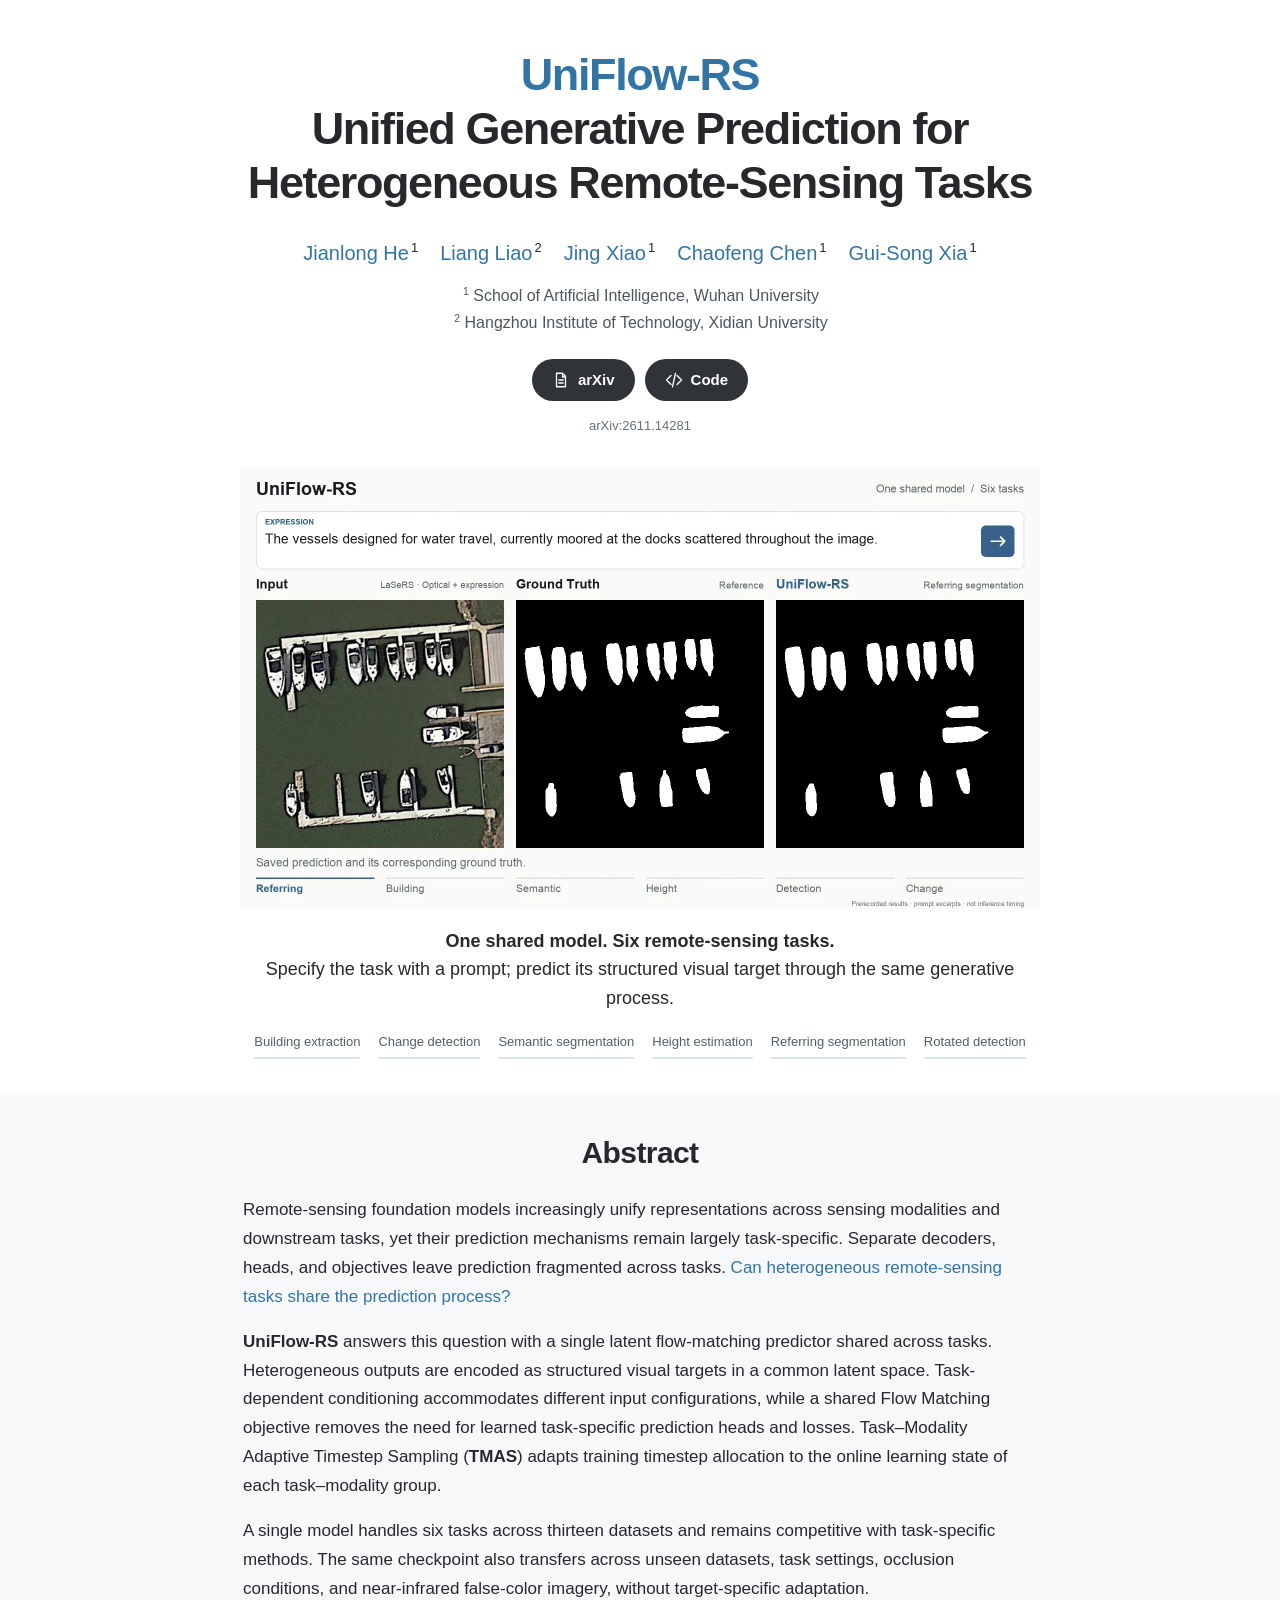
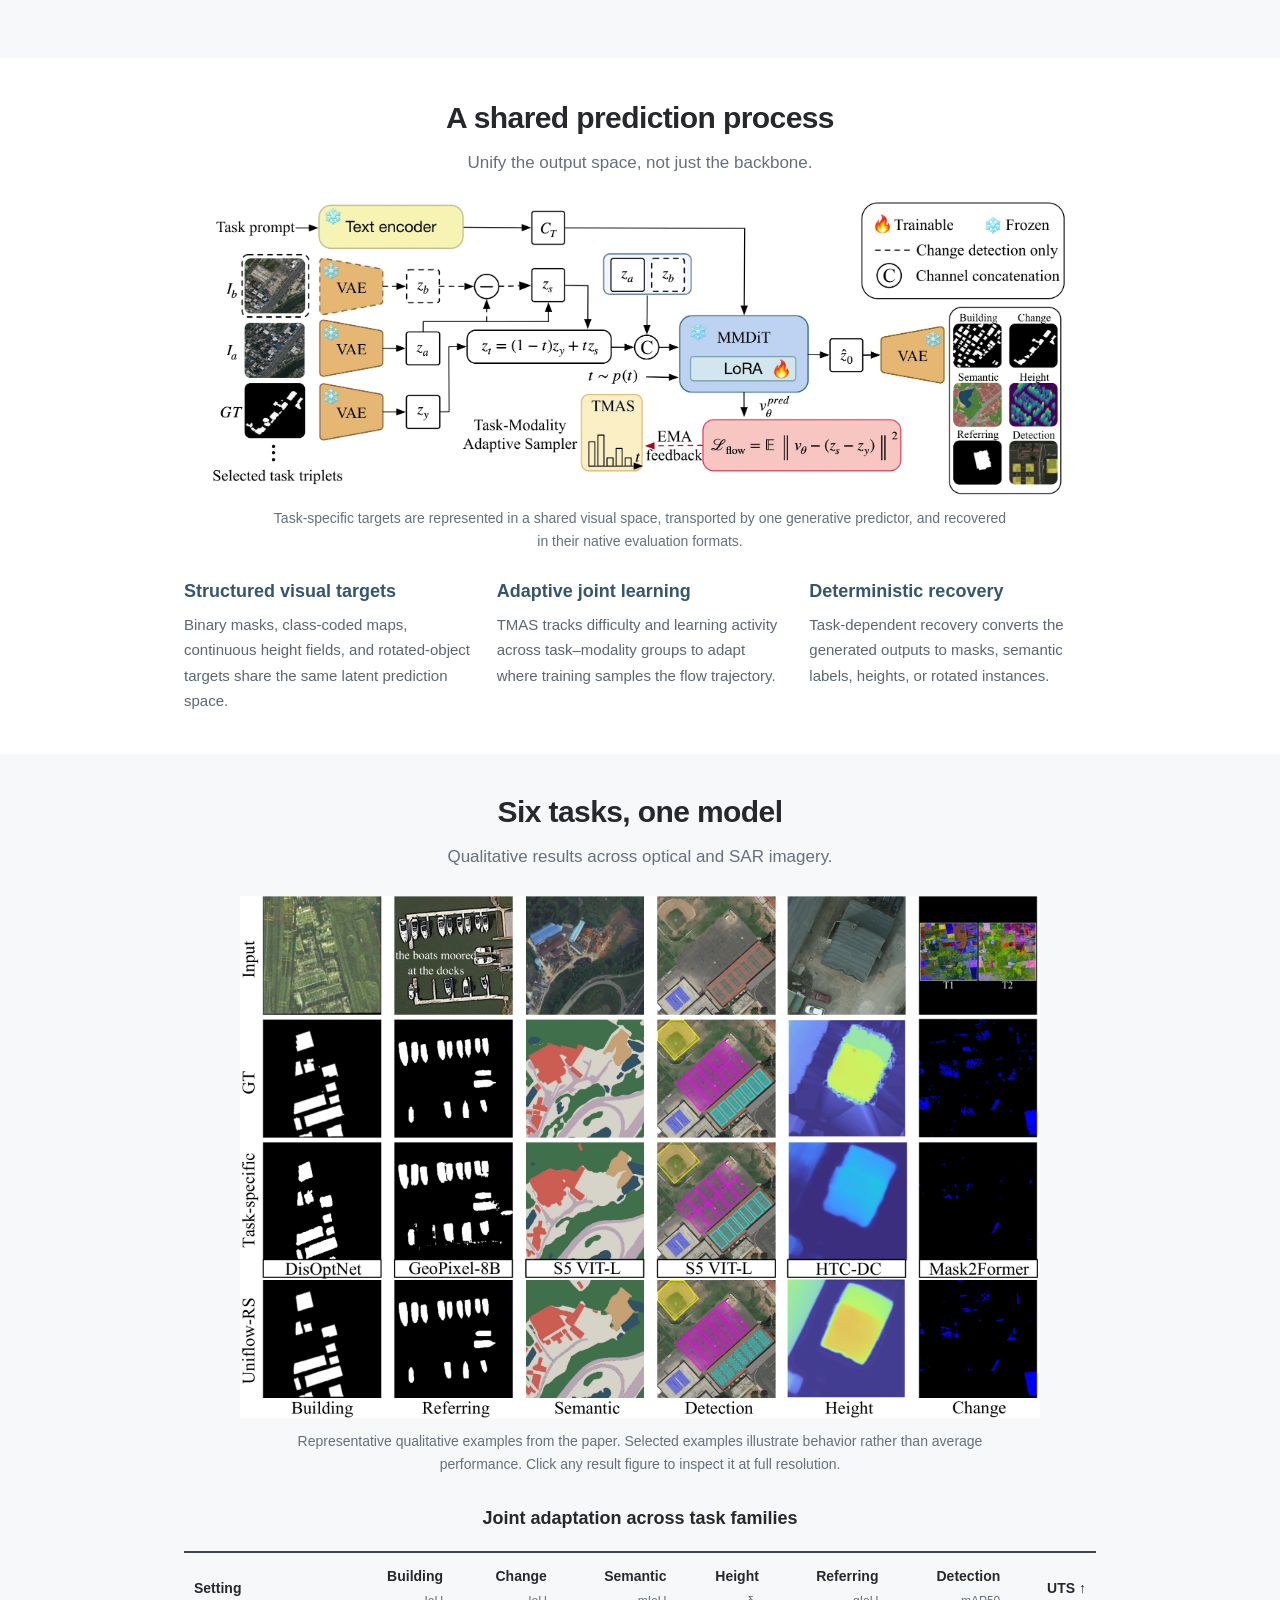
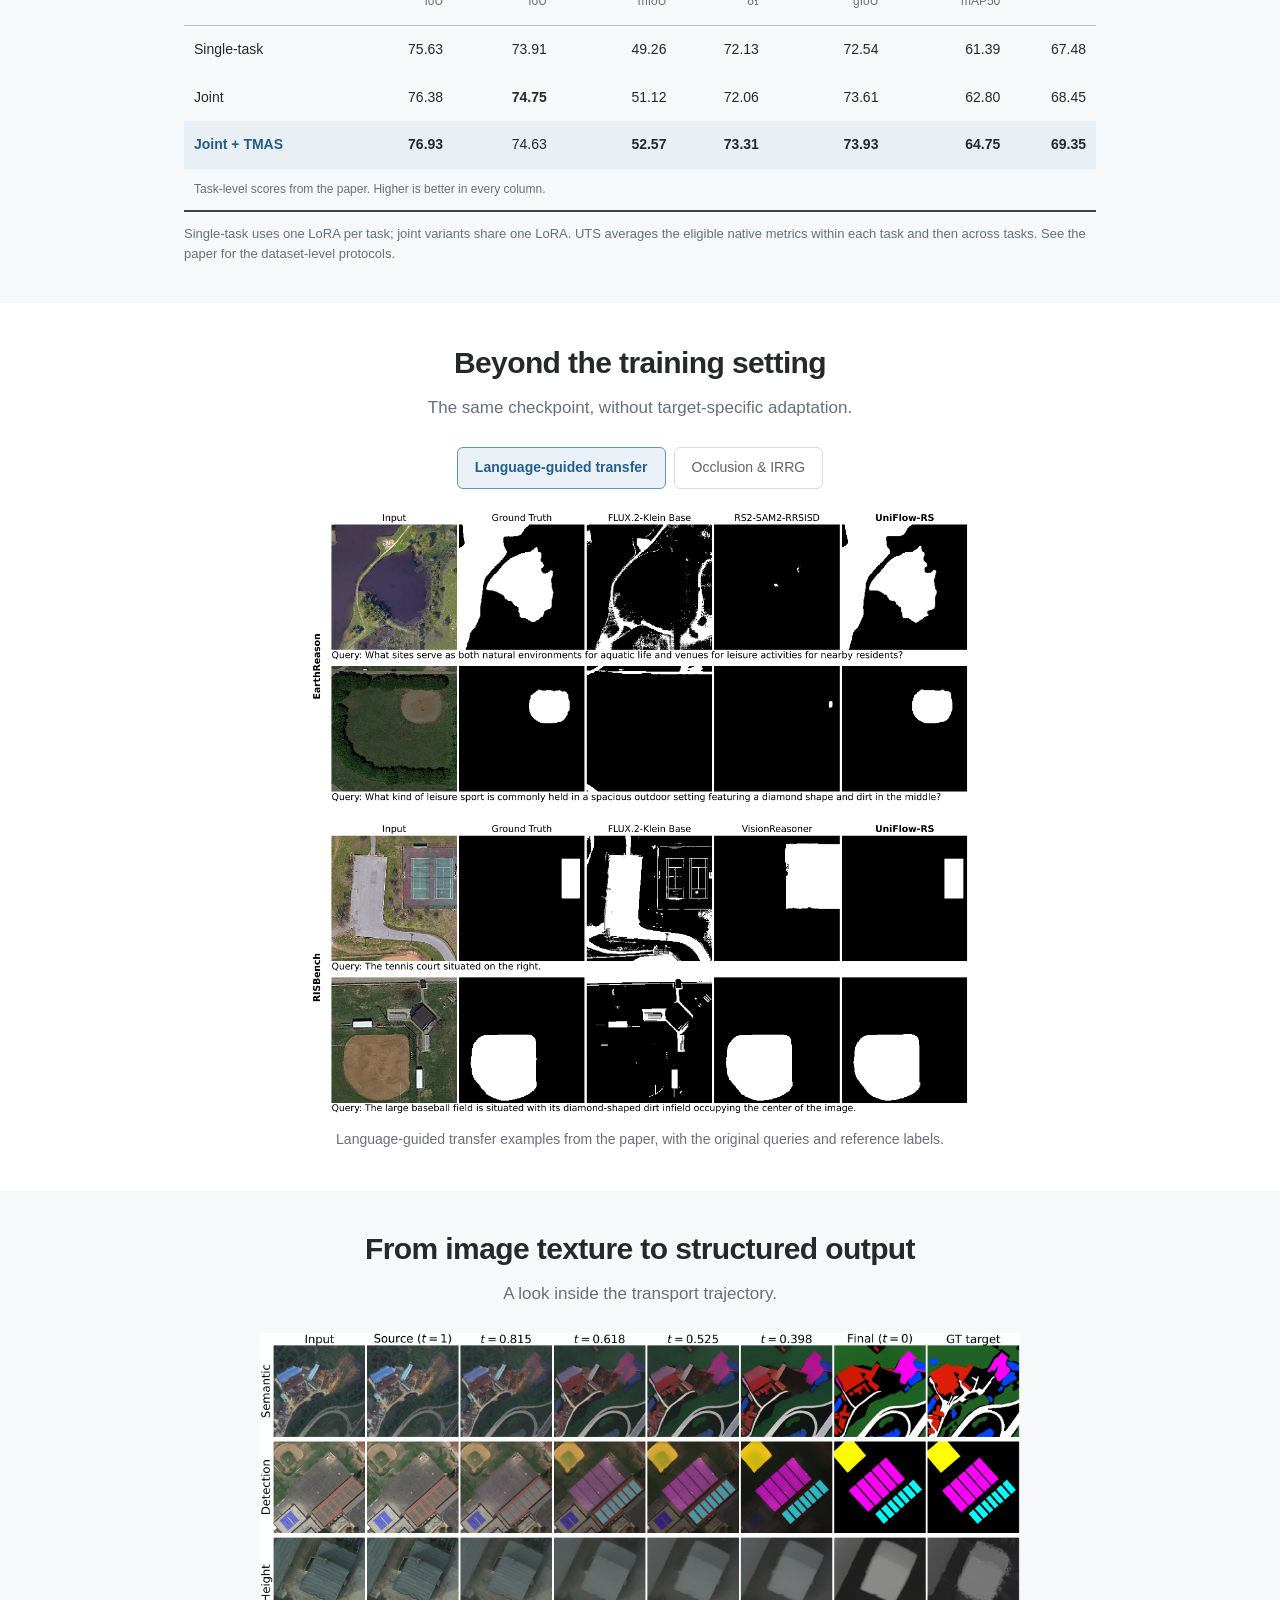
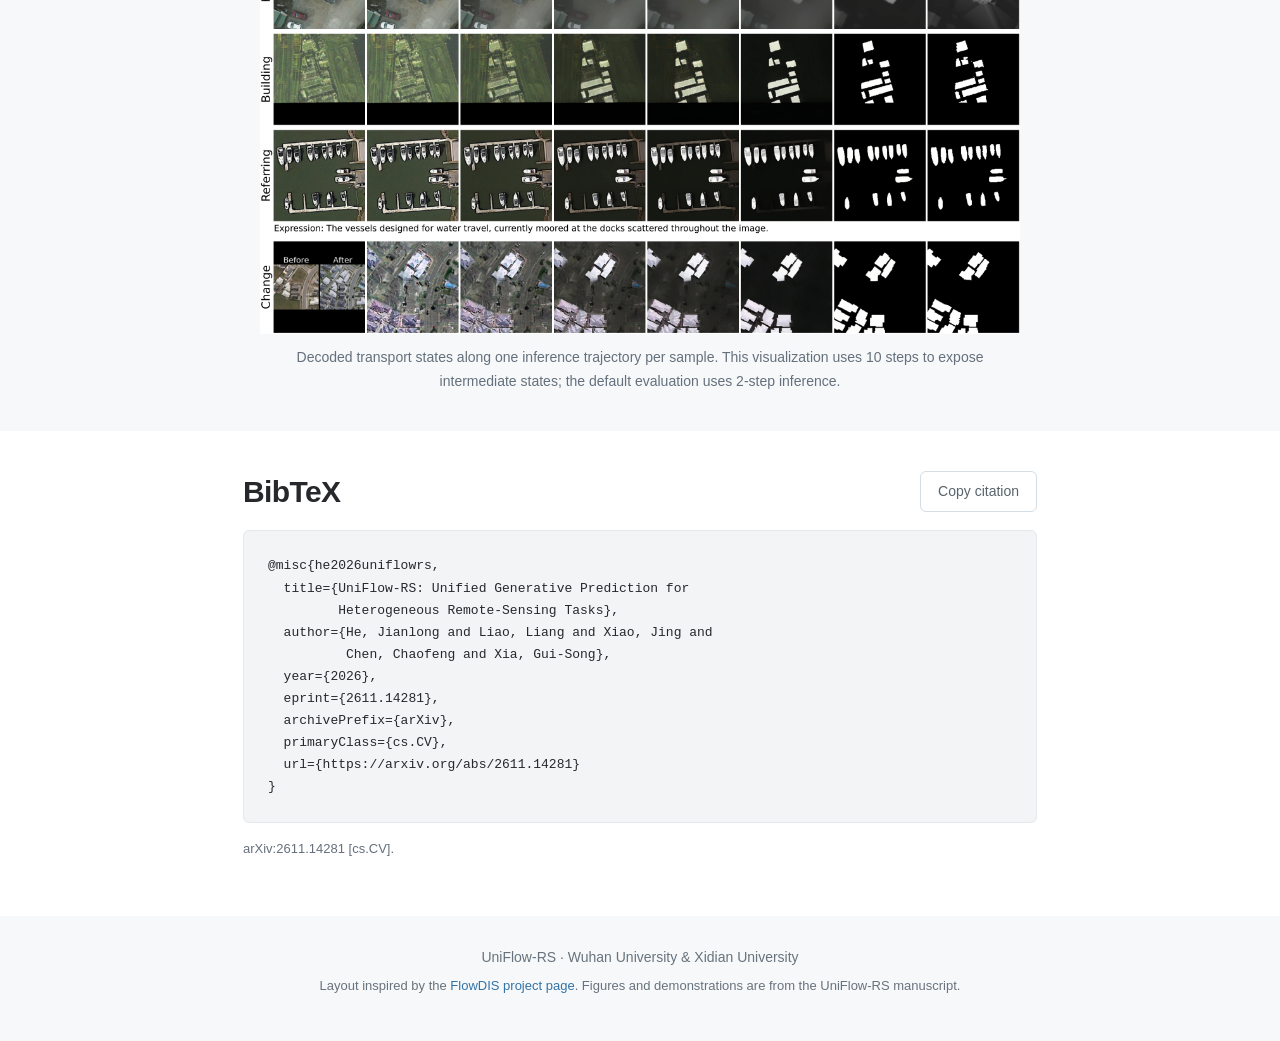
<file: uniflow-rs/index.html>
<!doctype html>
<html lang="en">
<head>
  <meta charset="utf-8">
  <meta name="viewport" content="width=device-width, initial-scale=1">
  <title>UniFlow-RS | Unified Generative Prediction for Remote Sensing</title>
  <meta name="description" content="UniFlow-RS unifies six remote-sensing tasks through a shared generative prediction process, structured visual targets, and task–modality adaptive timestep sampling.">
  <meta property="og:title" content="UniFlow-RS: Unified Generative Prediction for Heterogeneous Remote-Sensing Tasks">
  <meta property="og:description" content="One shared model. Six tasks. Thirteen datasets. Explore the method, demonstrations, and results.">
  <meta property="og:image" content="https://elaxegan.github.io/uniflow-rs/assets/overview.webp">
  <meta property="og:url" content="https://elaxegan.github.io/uniflow-rs/">
  <meta name="theme-color" content="#ffffff">
  <link rel="canonical" href="https://elaxegan.github.io/uniflow-rs/">
  <link rel="icon" href="assets/favicon.svg" type="image/svg+xml">
  <link rel="stylesheet" href="style.css">
  <script defer src="main.js"></script>
</head>
<body>
<a class="skip" href="#abstract">Skip to content</a>
<header class="hero wrap">
  <h1><span class="brand">UniFlow-RS</span><br>Unified Generative Prediction for<br class="desktop-break"> Heterogeneous Remote-Sensing Tasks</h1>
  <div class="authors" aria-label="Authors">
    <span><a href="https://openreview.net/profile?id=~Jianlong_He1">Jianlong He</a><sup>1</sup></span>
    <span><a href="https://openreview.net/profile?id=~Liang_Liao3">Liang Liao</a><sup>2</sup></span>
    <span><a href="https://openreview.net/profile?id=~Jing_Xiao6">Jing Xiao</a><sup>1</sup></span>
    <span><a href="https://openreview.net/profile?id=~Chaofeng_Chen1">Chaofeng Chen</a><sup>1</sup></span>
    <span><a href="https://openreview.net/profile?id=~Gui-Song_Xia3">Gui-Song Xia</a><sup>1</sup></span>
  </div>
  <div class="affiliations"><p><sup>1</sup> School of Artificial Intelligence, Wuhan University</p><p><sup>2</sup> Hangzhou Institute of Technology, Xidian University</p></div>
  <nav class="resources" aria-label="Project resources">
    <a class="button" href="https://arxiv.org/abs/2611.14281" aria-label="Read UniFlow-RS on arXiv"><svg viewBox="0 0 24 24" aria-hidden="true"><path d="M6 3h8l4 4v14H6zM14 3v5h4M9 12h6M9 16h6"/></svg>arXiv</a>
    <a class="button" href="https://github.com/MindVision-AI/UniFlow-RS"><svg viewBox="0 0 24 24" aria-hidden="true"><path d="M8 6l-6 6 6 6M16 6l6 6-6 6M14 3l-4 18"/></svg>Code</a>
  </nav>
  <p class="release-note">arXiv:2611.14281</p>
</header>
<main>
  <section class="teaser wrap" aria-label="UniFlow-RS animated demonstration">
    <figure><picture><source media="(prefers-reduced-motion: reduce)" srcset="assets/demo-poster.webp"><img src="assets/teaser.webp" alt="Animated demonstration of task prompts, inputs, ground truth and saved UniFlow-RS predictions across six remote-sensing tasks." width="1600" height="884" fetchpriority="high"></picture></figure>
    <p class="lead"><strong>One shared model. Six remote-sensing tasks.</strong><br>Specify the task with a prompt; predict its structured visual target through the same generative process.</p>
    <div class="task-list" aria-label="Supported tasks"><span>Building extraction</span><span>Change detection</span><span>Semantic segmentation</span><span>Height estimation</span><span>Referring segmentation</span><span>Rotated detection</span></div>
  </section>

  <section class="band" id="abstract"><div class="reading">
    <h2>Abstract</h2>
    <p>Remote-sensing foundation models increasingly unify representations across sensing modalities and downstream tasks, yet their prediction mechanisms remain largely task-specific. Separate decoders, heads, and objectives leave prediction fragmented across tasks. <em>Can heterogeneous remote-sensing tasks share the prediction process?</em></p>
    <p><strong>UniFlow-RS</strong> answers this question with a single latent flow-matching predictor shared across tasks. Heterogeneous outputs are encoded as structured visual targets in a common latent space. Task-dependent conditioning accommodates different input configurations, while a shared Flow Matching objective removes the need for learned task-specific prediction heads and losses. Task–Modality Adaptive Timestep Sampling (<strong>TMAS</strong>) adapts training timestep allocation to the online learning state of each task–modality group.</p>
    <p>A single model handles six tasks across thirteen datasets and remains competitive with task-specific methods. The same checkpoint also transfers across unseen datasets, task settings, occlusion conditions, and near-infrared false-color imagery, without target-specific adaptation.</p>
  </div></section>

  <section class="section wrap" id="method">
    <h2>A shared prediction process</h2>
    <p class="section-intro">Unify the output space, not just the backbone.</p>
    <figure><a class="zoom" href="assets/architecture.webp" aria-label="Enlarge the UniFlow-RS architecture"><img src="assets/architecture.webp" alt="UniFlow-RS architecture: structured visual targets, a frozen VAE, a shared latent flow predictor with LoRA, and deterministic task recovery." loading="lazy" width="2200" height="1100"></a><figcaption>Task-specific targets are represented in a shared visual space, transported by one generative predictor, and recovered in their native evaluation formats.</figcaption></figure>
    <div class="method-notes"><div><h3>Structured visual targets</h3><p>Binary masks, class-coded maps, continuous height fields, and rotated-object targets share the same latent prediction space.</p></div><div><h3>Adaptive joint learning</h3><p>TMAS tracks difficulty and learning activity across task–modality groups to adapt where training samples the flow trajectory.</p></div><div><h3>Deterministic recovery</h3><p>Task-dependent recovery converts the generated outputs to masks, semantic labels, heights, or rotated instances.</p></div></div>
  </section>

  <section class="band" id="results"><div class="wrap">
    <h2>Six tasks, one model</h2>
    <p class="section-intro">Qualitative results across optical and SAR imagery.</p>
    <figure><a class="zoom" href="assets/qualitative.webp" aria-label="Enlarge the six-task qualitative results"><img src="assets/qualitative.webp" alt="Input, ground-truth and UniFlow-RS predictions for six remote-sensing task families." loading="lazy" width="2200" height="1300"></a><figcaption>Representative qualitative examples from the paper. Selected examples illustrate behavior rather than average performance. Click any result figure to inspect it at full resolution.</figcaption></figure>
    <h3 class="center subsection">Joint adaptation across task families</h3>
    <div class="table-scroll" role="region" aria-label="Task-level performance comparison" tabindex="0"><table><caption>Task-level scores from the paper. Higher is better in every column.</caption><thead><tr><th scope="col">Setting</th><th scope="col">Building<br><span>IoU</span></th><th scope="col">Change<br><span>IoU</span></th><th scope="col">Semantic<br><span>mIoU</span></th><th scope="col">Height<br><span>δ₁</span></th><th scope="col">Referring<br><span>gIoU</span></th><th scope="col">Detection<br><span>mAP50</span></th><th scope="col">UTS ↑</th></tr></thead><tbody>
    <tr><th scope="row">Single-task</th><td>75.63</td><td>73.91</td><td>49.26</td><td>72.13</td><td>72.54</td><td>61.39</td><td>67.48</td></tr>
    <tr><th scope="row">Joint</th><td>76.38</td><td><strong>74.75</strong></td><td>51.12</td><td>72.06</td><td>73.61</td><td>62.80</td><td>68.45</td></tr>
    <tr class="ours"><th scope="row">Joint + TMAS</th><td><strong>76.93</strong></td><td>74.63</td><td><strong>52.57</strong></td><td><strong>73.31</strong></td><td><strong>73.93</strong></td><td><strong>64.75</strong></td><td><strong>69.35</strong></td></tr>
    </tbody></table></div>
    <p class="small muted table-note">Single-task uses one LoRA per task; joint variants share one LoRA. UTS averages the eligible native metrics within each task and then across tasks. See the paper for the dataset-level protocols.</p>
  </div></section>

  <section class="section wrap" id="generalization">
    <h2>Beyond the training setting</h2>
    <p class="section-intro">The same checkpoint, without target-specific adaptation.</p>
    <div class="tabs" role="tablist" aria-label="Generalization examples"><button role="tab" id="tab-ref" aria-controls="panel-ref" aria-selected="true" tabindex="0">Language-guided transfer</button><button role="tab" id="tab-occ" aria-controls="panel-occ" aria-selected="false" tabindex="-1">Occlusion &amp; IRRG</button></div>
    <div role="tabpanel" id="panel-ref" aria-labelledby="tab-ref"><figure><a class="zoom" href="assets/generalization-referring.webp"><img src="assets/generalization-referring.webp" alt="Language-guided cross-dataset transfer: queries, input images and qualitative comparisons." loading="lazy" width="2200" height="1000"></a><figcaption>Language-guided transfer examples from the paper, with the original queries and reference labels.</figcaption></figure></div>
    <div role="tabpanel" id="panel-occ" aria-labelledby="tab-occ" hidden><figure><a class="zoom" href="assets/generalization-occlusion.webp"><img src="assets/generalization-occlusion.webp" alt="Qualitative comparisons on canopy-occluded roads, synthetic clouds and near-infrared false-color imagery." loading="lazy" width="2200" height="1500"></a><figcaption>Transfer under real tree-canopy occlusion, synthetic cloud occlusion, and IRRG inputs. See the paper for each baseline's initialization, input mapping, and evaluation setting.</figcaption></figure></div>
  </section>

  <section class="band"><div class="wrap">
    <h2>From image texture to structured output</h2>
    <p class="section-intro">A look inside the transport trajectory.</p>
    <figure><a class="zoom" href="assets/trajectory.webp"><img src="assets/trajectory.webp" alt="Decoded transport states evolving from the source image into task outputs across six tasks." loading="lazy" width="2400" height="1800"></a><figcaption>Decoded transport states along one inference trajectory per sample. This visualization uses 10 steps to expose intermediate states; the default evaluation uses 2-step inference.</figcaption></figure>
  </div></section>

  <section class="section reading" id="bibtex"><div class="citation-heading"><h2>BibTeX</h2><button class="copy-button" id="copy-citation" type="button">Copy citation</button></div><pre><code id="citation">@misc{he2026uniflowrs,
  title={UniFlow-RS: Unified Generative Prediction for
         Heterogeneous Remote-Sensing Tasks},
  author={He, Jianlong and Liao, Liang and Xiao, Jing and
          Chen, Chaofeng and Xia, Gui-Song},
  year={2026},
  eprint={2611.14281},
  archivePrefix={arXiv},
  primaryClass={cs.CV},
  url={https://arxiv.org/abs/2611.14281}
}</code></pre><p id="copy-status" class="small muted" role="status" aria-live="polite">arXiv:2611.14281 [cs.CV].</p></section>
</main>
<footer><p>UniFlow-RS · Wuhan University &amp; Xidian University</p><p class="small">Layout inspired by the <a href="https://flowdis.github.io/">FlowDIS project page</a>. Figures and demonstrations are from the UniFlow-RS manuscript.</p></footer>
</body>
</html>
</file>
<file: uniflow-rs/style.css>
:root{--ink:#26282c;--muted:#65707c;--blue:#3274a6;--line:#e4e8ed;--tint:#f6f8fa;--width:1080px}*{box-sizing:border-box}html{scroll-behavior:smooth;scroll-padding-top:24px}body{margin:0;color:var(--ink);background:#fff;font-family:-apple-system,BlinkMacSystemFont,"Segoe UI",Arial,sans-serif;line-height:1.7;font-size:17px}a{color:var(--blue);text-decoration:none}a:hover{text-decoration:underline}a:focus-visible,button:focus-visible,[tabindex]:focus-visible{outline:3px solid #dd8f50;outline-offset:5px}.wrap{max-width:var(--width);margin:auto;padding-left:28px;padding-right:28px}.reading{max-width:850px;margin:auto;padding-left:28px;padding-right:28px}.hero{text-align:center;padding-top:65px;padding-bottom:28px}h1{font-size:clamp(29px,3.6vw,45px);line-height:1.2;letter-spacing:-1.4px;font-weight:720;margin:0 0 26px}.brand{color:var(--blue)}.authors{display:flex;justify-content:center;gap:10px 22px;flex-wrap:wrap;font-size:20px}.authors span{white-space:nowrap}sup{font-size:.65em;line-height:0;vertical-align:super;margin-left:2px}.affiliations{font-size:16px;line-height:1.5;margin:14px auto 24px;color:#4c5660}.affiliations p{margin:3px 0}.resources{display:flex;justify-content:center;gap:10px;flex-wrap:wrap}.button{background:#303338;color:#fff;border-radius:28px;padding:8px 20px;display:inline-flex;align-items:center;gap:8px;font-size:15px;font-weight:600;transition:background .2s}.button:hover{background:var(--blue);text-decoration:none}.button svg{width:18px;height:18px;fill:none;stroke:currentColor;stroke-width:1.7;stroke-linejoin:round;stroke-linecap:round}.release-note{font-size:13px;color:var(--muted);margin:14px 0 0}.teaser{text-align:center;padding-top:18px;padding-bottom:48px}.button.pending{background:#73777d;cursor:default}.lead{font-size:19px;line-height:1.6;margin:22px auto 8px}.lead strong{font-weight:650}.small{font-size:13px;line-height:1.6}.muted{color:var(--muted)}.task-list{display:flex;flex-wrap:wrap;justify-content:center;gap:8px 21px;margin:24px 0 0;color:#52606b;font-size:13px}.task-list span{border-bottom:2px solid #dbe6ee;padding-bottom:4px}.band{background:var(--tint);padding:48px 0}.section{padding-top:54px;padding-bottom:54px}h2{text-align:center;font-size:30px;line-height:1.3;letter-spacing:-.6px;font-weight:650;margin:0 0 24px}h3{font-size:18px;line-height:1.4;margin:0 0 8px;font-weight:650}.reading p{margin:16px 0;text-align:left}.reading em{font-style:normal;color:var(--blue)}.section-intro{text-align:center;color:var(--muted);margin:-12px 0 30px}.center{text-align:center}.subsection{margin-top:42px;margin-bottom:20px}figure{margin:0}img{display:block;width:100%;height:auto;background:#fff}.zoom{display:block;cursor:zoom-in}.zoom:hover{outline:1px solid #b3c7d8}figcaption{font-size:14px;color:var(--muted);line-height:1.65;margin:16px auto 0;max-width:900px;text-align:center}.method-notes{display:grid;grid-template-columns:repeat(3,1fr);gap:30px;margin-top:36px}.method-notes h3{color:#34566f}.method-notes p{font-size:15px;color:#5c6670;margin:0}.table-scroll{overflow:auto;border-top:2px solid #3e454c;border-bottom:2px solid #3e454c}table{width:100%;border-collapse:collapse;font-size:14px;text-align:right;white-space:nowrap;font-variant-numeric:tabular-nums}th,td{padding:12px 10px}thead th{font-weight:600;border-bottom:1px solid #b9c3ca}thead th span{font-size:12px;font-weight:400;color:var(--muted)}th:first-child{text-align:left}tbody th{font-weight:500}.ours{background:#e8f0f6}.ours th{font-weight:700;color:#265c84}caption{caption-side:bottom;text-align:left;font-size:12px;color:var(--muted);padding:10px}.table-note{margin:12px 0 0}.tabs{display:flex;justify-content:center;gap:8px;margin-bottom:26px}.tabs button,.copy-button{font:inherit;font-size:14px;background:#fff;color:#58636c;border:1px solid #d4dde4;padding:8px 17px;border-radius:6px;cursor:pointer}.tabs button[aria-selected=true]{background:#eaf1f7;border-color:#6294ba;color:#245f8d;font-weight:600}.tabs button:hover,.copy-button:hover{border-color:#6294ba;color:#245f8d}[hidden]{display:none!important}.citation-heading{display:flex;align-items:center;justify-content:space-between;margin-bottom:18px}.citation-heading h2{margin:0}pre{background:#f2f4f6;border:1px solid var(--line);padding:24px;overflow:auto;border-radius:6px;font-size:13px;line-height:1.7}code{font-family:ui-monospace,SFMono-Regular,Consolas,monospace}footer{text-align:center;padding:24px 24px 38px;background:#f6f8fa;color:#68737d;font-size:14px}footer p{margin:6px 0}.skip{position:absolute;left:12px;top:-80px;background:#fff;padding:8px;z-index:10}.skip:focus{top:10px}@media(max-width:700px){.hero{padding-top:35px}h1{letter-spacing:-.7px;font-size:30px}.desktop-break{display:none}.authors{font-size:17px;gap:8px 16px}.affiliations{font-size:14px}.wrap,.reading{padding-left:18px;padding-right:18px}.button{padding:8px 14px;font-size:14px}.lead{font-size:17px}.task-list{gap:9px 14px}.band{padding:34px 0}.section{padding-top:38px;padding-bottom:38px}h2{font-size:25px}.method-notes{grid-template-columns:1fr;gap:23px}.section-intro{font-size:15px}.tabs button{padding:8px 11px;font-size:13px}body{font-size:16px}figcaption{font-size:12px}.citation-heading{gap:10px}.copy-button{font-size:12px;padding:7px 10px}pre{padding:16px;font-size:11px}}@media(prefers-reduced-motion:reduce){html{scroll-behavior:auto}*{transition:none!important}}
/* Compact research-page layout: size figures by aspect ratio, not section width. */
:root { --width: 968px; }
.hero { padding-top: 48px; padding-bottom: 20px; }
.teaser { padding-top: 10px; padding-bottom: 36px; }
.teaser figure { max-width: 800px; margin-inline: auto; }
.teaser .lead { max-width: 780px; font-size: 18px; margin-top: 18px; }
.task-list { gap: 8px 18px; margin-top: 18px; }
.band { padding-block: 38px; }
.section { padding-block: 40px; }
.section-intro { margin-bottom: 24px; }
main figure { max-width: 820px; margin-inline: auto; }
#method figure { max-width: 880px; }
#results figure { max-width: 800px; }
#panel-ref figure { max-width: 660px; }
#panel-occ figure { max-width: 620px; }
main > section.band:not([id]) figure { max-width: 760px; }
figcaption { max-width: 740px; margin-top: 12px; }
.method-notes { gap: 26px; margin-top: 26px; }
.subsection { margin-top: 30px; }
.tabs { margin-bottom: 22px; }
@media (max-width: 700px) {
  .hero { padding-top: 32px; }
  .teaser { padding-bottom: 28px; }
  .teaser .lead { font-size: 17px; }
  .band { padding-block: 30px; }
  .section { padding-block: 32px; }
  .method-notes { gap: 20px; }
}
</file>
